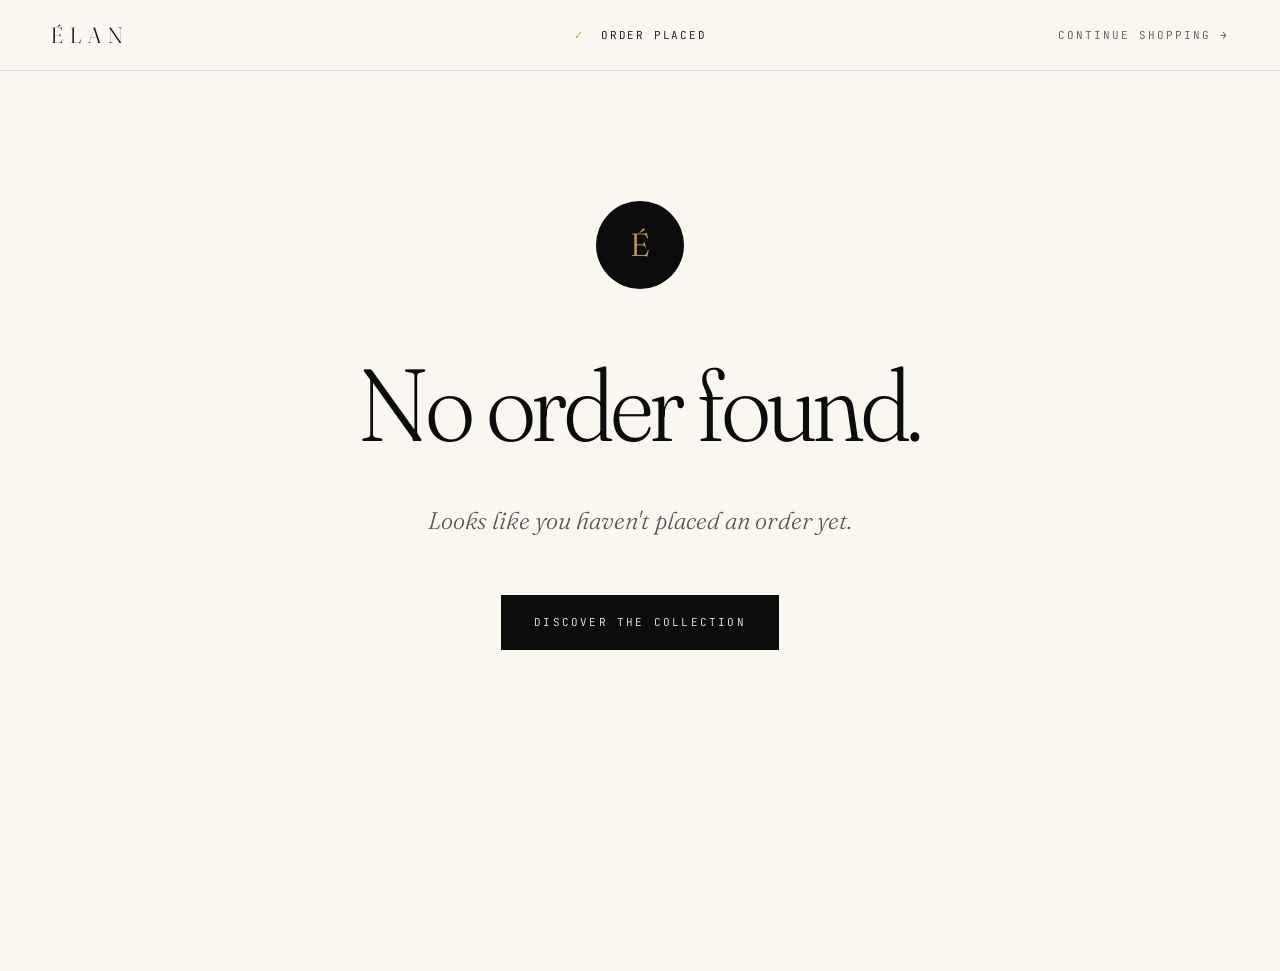
<file: success.html>
<!doctype html>
<html lang="en">
<head>
  <meta charset="UTF-8" />
  <meta name="viewport" content="width=device-width, initial-scale=1.0" />
  <title>Thank you — ÉLAN</title>
  <link rel="preconnect" href="https://fonts.googleapis.com">
  <link rel="preconnect" href="https://fonts.gstatic.com" crossorigin>
  <link href="https://fonts.googleapis.com/css2?family=Fraunces:opsz,wght@9..144,300;9..144,400;9..144,500&family=Inter:wght@300;400;500&family=JetBrains+Mono:wght@400&display=swap" rel="stylesheet">
  <link rel="stylesheet" href="css/style.css" />
  <link rel="stylesheet" href="css/checkout.css" />
  <style>
    .success {
      min-height: 100vh;
      padding: 130px var(--gutter) 80px;
      max-width: 900px;
      margin: 0 auto;
      text-align: center;
    }
    .success__seal {
      width: 88px;
      height: 88px;
      border-radius: 50%;
      background: var(--ink);
      color: var(--gold);
      display: inline-flex;
      align-items: center;
      justify-content: center;
      margin: 0 auto 36px;
      font-family: var(--font-display);
      font-size: 32px;
    }
    .success h1 {
      font-family: var(--font-display);
      font-size: clamp(48px, 8vw, 120px);
      font-weight: 300;
      letter-spacing: -0.025em;
      margin-bottom: 18px;
      font-variation-settings: 'opsz' 144, 'SOFT' 60;
    }
    .success__sub {
      font-family: var(--font-display);
      font-style: italic;
      font-size: clamp(18px, 2vw, 24px);
      color: var(--grey-2);
      margin-bottom: 56px;
      font-weight: 300;
    }
    .success__id {
      font-family: var(--font-mono);
      font-size: 11px;
      letter-spacing: 0.2em;
      text-transform: uppercase;
      color: var(--gold);
      margin-bottom: 56px;
    }
    .success__details {
      display: grid;
      grid-template-columns: 1fr 1fr;
      gap: 32px;
      text-align: left;
      padding: 32px;
      border: 1px solid var(--rule-dark);
      margin-bottom: 56px;
    }
    @media (max-width: 600px) { .success__details { grid-template-columns: 1fr; } }
    .success__details h3 {
      font-family: var(--font-mono);
      font-size: 10px;
      letter-spacing: 0.2em;
      text-transform: uppercase;
      color: var(--grey);
      margin-bottom: 10px;
    }
    .success__details p { font-size: 14px; line-height: 1.5; }
    .success__items {
      text-align: left;
      max-width: 720px;
      margin: 0 auto 56px;
    }
    .success-item {
      display: grid;
      grid-template-columns: 80px 1fr auto;
      gap: 18px;
      padding: 18px 0;
      border-bottom: 1px solid var(--rule-dark);
      align-items: center;
    }
    .success-item__img {
      aspect-ratio: 3/4;
      background-size: cover;
      background-position: center;
    }
    .success-item__name { font-family: var(--font-display); font-size: 18px; }
    .success-item__meta { font-family: var(--font-mono); font-size: 10px; letter-spacing: 0.16em; text-transform: uppercase; color: var(--grey); margin-top: 4px; }
    .success-item__price { font-family: var(--font-mono); font-size: 13px; }
    .success__cta { display: flex; gap: 12px; justify-content: center; }
    @media (max-width: 500px) { .success__cta { flex-direction: column; } }
    .success__totals {
      max-width: 320px;
      margin: 0 auto 56px;
      text-align: left;
    }
    .success__totals .summary-row { padding: 4px 0; }
  </style>
</head>
<body class="theme-light">

  <nav class="nav-checkout">
    <a href="index.html" class="nav-checkout__brand">ÉLAN</a>
    <div class="nav-checkout__steps">
      <span class="nav-checkout__step is-active"><i>✓</i> Order placed</span>
    </div>
    <a href="shop.html" class="nav-checkout__back">Continue Shopping →</a>
  </nav>

  <main class="success" id="success"></main>

  <script src="js/data.js"></script>
  <script>
    (function () {
      const order = JSON.parse(localStorage.getItem('elan_last_order') || 'null');
      const root = document.getElementById('success');
      if (!order) {
        root.innerHTML = `
          <div class="success__seal">É</div>
          <h1>No order found.</h1>
          <p class="success__sub">Looks like you haven't placed an order yet.</p>
          <a href="shop.html" class="btn btn--ink"><span>Discover the Collection</span></a>`;
        return;
      }
      root.innerHTML = `
        <div class="success__seal">É</div>
        <p class="eyebrow" style="margin-bottom: 20px; color: var(--gold);">Order Confirmed</p>
        <h1>Thank you, ${order.name.split(' ')[0]}.</h1>
        <p class="success__sub">Your pieces are with the atelier. A confirmation has been sent to ${order.email}.</p>
        <div class="success__id">Order Reference · ${order.id}</div>

        <div class="success__details">
          <div>
            <h3>Shipping To</h3>
            <p>${order.name}<br>${order.address}<br>${order.city}, ${order.zip}<br>${order.country}</p>
          </div>
          <div>
            <h3>Method</h3>
            <p>${order.shipping === 'standard' ? 'Standard · 5–7 business days' : order.shipping === 'express' ? 'Express · 2–3 business days' : 'Atelier Pickup · Paris'}<br><br>
            <span style="font-family: var(--font-mono); font-size: 10px; letter-spacing: 0.18em; text-transform: uppercase; color: var(--grey);">Payment · ${order.payment.toUpperCase()}</span></p>
          </div>
        </div>

        <div class="success__items">
          ${order.items.map(it => {
            const p = window.PRODUCTS.find(x => x.id === it.id);
            return `
              <div class="success-item">
                <div class="success-item__img" style="background-image:url('${p?.images[0] || ''}')"></div>
                <div>
                  <div class="success-item__name">${it.name}</div>
                  <div class="success-item__meta">${it.color} · Size ${it.size} · Qty ${it.qty}</div>
                </div>
                <div class="success-item__price">${'$' + (it.price * it.qty).toLocaleString()}</div>
              </div>`;
          }).join('')}
        </div>

        <div class="success__totals">
          <div class="summary-row"><span>Subtotal</span><span>${'$' + order.subtotal.toLocaleString()}</span></div>
          <div class="summary-row"><span>Shipping</span><span>${order.shippingFee === 0 ? 'Free' : '$' + order.shippingFee}</span></div>
          <div class="summary-row"><span>Tax</span><span>${'$' + order.tax.toLocaleString()}</span></div>
          <div class="summary-row summary-row--total"><span>Total</span><span>${'$' + order.total.toLocaleString()}</span></div>
        </div>

        <div class="success__cta">
          <a href="shop.html" class="btn btn--ink"><span>Continue Shopping</span></a>
          <a href="index.html" class="btn"><span>Return Home</span></a>
        </div>`;
    })();
  </script>
</body>
</html>
</file>
<file: css/style.css>
/* ÉLAN — Design System
   ======================================================== */

:root {
  --ink: #0c0c0c;
  --ink-soft: #1a1a1a;
  --bone: #f5f1ea;
  --bone-soft: #ebe6dd;
  --cream: #faf7f1;
  --gold: #c19a5b;
  --gold-soft: #d9b787;
  --wine: #6b2737;
  --rule: rgba(245, 241, 234, 0.12);
  --rule-dark: rgba(12, 12, 12, 0.12);
  --grey: #8a857e;
  --grey-2: #5a5650;

  --font-display: 'Fraunces', 'Cormorant Garamond', 'Times New Roman', serif;
  --font-sans: 'Inter', -apple-system, BlinkMacSystemFont, sans-serif;
  --font-mono: 'JetBrains Mono', 'Courier New', monospace;

  --max: 1600px;
  --gutter: clamp(20px, 4vw, 56px);
  --ease-out: cubic-bezier(0.22, 1, 0.36, 1);
  --ease-in-out: cubic-bezier(0.65, 0, 0.35, 1);
}

* {
  margin: 0;
  padding: 0;
  box-sizing: border-box;
}

html {
  -webkit-font-smoothing: antialiased;
  -moz-osx-font-smoothing: grayscale;
  scroll-behavior: auto;
}

body {
  font-family: var(--font-sans);
  font-size: 15px;
  line-height: 1.55;
  color: var(--bone);
  background: var(--ink);
  overflow-x: hidden;
  font-weight: 300;
  letter-spacing: 0.005em;
}

body.theme-light {
  background: var(--cream);
  color: var(--ink);
}

a {
  color: inherit;
  text-decoration: none;
}

img, video {
  max-width: 100%;
  display: block;
}

button {
  font: inherit;
  background: none;
  border: none;
  color: inherit;
  cursor: pointer;
}

input, select, textarea {
  font: inherit;
}

::selection {
  background: var(--gold);
  color: var(--ink);
}

/* Lenis ============================================== */
html.lenis,
html.lenis body { height: auto; }
.lenis.lenis-smooth { scroll-behavior: auto !important; }
.lenis.lenis-smooth [data-lenis-prevent] { overscroll-behavior: contain; }
.lenis.lenis-stopped { overflow: clip; }

/* Typography ========================================= */
.display {
  font-family: var(--font-display);
  font-weight: 300;
  font-style: normal;
  font-variation-settings: 'opsz' 144, 'SOFT' 30;
  letter-spacing: -0.02em;
  line-height: 0.95;
}

.eyebrow {
  font-family: var(--font-mono);
  font-size: 11px;
  letter-spacing: 0.18em;
  text-transform: uppercase;
  font-weight: 400;
  color: var(--grey);
}

.eyebrow--light {
  color: rgba(245, 241, 234, 0.55);
}

.divider {
  height: 1px;
  background: var(--rule);
  width: 100%;
}

.theme-light .divider { background: var(--rule-dark); }

/* Navigation ========================================= */
.nav {
  position: fixed;
  top: 0;
  left: 0;
  right: 0;
  z-index: 100;
  padding: 22px var(--gutter);
  display: grid;
  grid-template-columns: 1fr auto 1fr;
  align-items: center;
  pointer-events: none;
  transition: backdrop-filter 0.4s, background-color 0.4s;
  mix-blend-mode: difference;
  color: var(--bone);
}

.nav.is-solid {
  mix-blend-mode: normal;
  background: rgba(12, 12, 12, 0.78);
  backdrop-filter: blur(18px);
  -webkit-backdrop-filter: blur(18px);
}

.theme-light .nav.is-solid {
  background: rgba(250, 247, 241, 0.85);
  color: var(--ink);
}

.nav > * { pointer-events: auto; }

.nav__left, .nav__right {
  display: flex;
  align-items: center;
  gap: 28px;
  font-family: var(--font-mono);
  font-size: 11px;
  letter-spacing: 0.16em;
  text-transform: uppercase;
}

.nav__right { justify-content: flex-end; }

.nav__brand {
  font-family: var(--font-display);
  font-weight: 400;
  font-size: 22px;
  letter-spacing: 0.32em;
  text-align: center;
  font-feature-settings: 'lnum';
  font-variation-settings: 'opsz' 144;
}

.nav a {
  position: relative;
  transition: opacity 0.3s;
}
.nav a:hover { opacity: 0.6; }

.nav__cart {
  display: inline-flex;
  align-items: center;
  gap: 8px;
}
[data-cart-count] {
  display: inline-flex;
  min-width: 20px;
  height: 20px;
  padding: 0 6px;
  border-radius: 999px;
  background: var(--gold);
  color: var(--ink);
  font-size: 10px;
  align-items: center;
  justify-content: center;
  font-weight: 500;
  letter-spacing: 0;
  transition: transform 0.3s var(--ease-out);
}
[data-cart-count].is-empty {
  background: rgba(245, 241, 234, 0.12);
  color: rgba(245, 241, 234, 0.4);
}
.theme-light [data-cart-count].is-empty {
  background: rgba(12, 12, 12, 0.08);
  color: rgba(12, 12, 12, 0.35);
}
[data-cart-count].flash {
  animation: cart-pop 0.5s var(--ease-out);
}
@keyframes cart-pop {
  0% { transform: scale(1); }
  40% { transform: scale(1.6); }
  100% { transform: scale(1); }
}

/* Buttons ============================================ */
.btn {
  display: inline-flex;
  align-items: center;
  justify-content: center;
  gap: 10px;
  padding: 18px 32px;
  font-family: var(--font-mono);
  font-size: 11px;
  letter-spacing: 0.2em;
  text-transform: uppercase;
  border: 1px solid currentColor;
  background: transparent;
  color: inherit;
  transition: all 0.4s var(--ease-out);
  cursor: pointer;
  border-radius: 0;
  position: relative;
  overflow: hidden;
}

.btn::before {
  content: '';
  position: absolute;
  inset: 0;
  background: var(--bone);
  transform: translateY(101%);
  transition: transform 0.5s var(--ease-out);
  z-index: 0;
}

.btn > * { position: relative; z-index: 1; }
.btn span { position: relative; z-index: 1; }

.btn:hover { color: var(--ink); }
.btn:hover::before { transform: translateY(0); }

.btn--solid {
  background: var(--bone);
  color: var(--ink);
  border-color: var(--bone);
}
.btn--solid::before { background: var(--ink); }
.btn--solid:hover { color: var(--bone); }

.btn--gold {
  background: var(--gold);
  color: var(--ink);
  border-color: var(--gold);
}
.btn--gold::before { background: var(--ink); }
.btn--gold:hover { color: var(--bone); }

.btn--ink {
  background: var(--ink);
  color: var(--bone);
  border-color: var(--ink);
}
.btn--ink::before { background: var(--gold); }
.btn--ink:hover { color: var(--ink); }

.btn--lg { padding: 22px 48px; font-size: 12px; }

/* Section padding ==================================== */
.section {
  padding: clamp(80px, 12vh, 160px) var(--gutter);
  position: relative;
}

.section--tight { padding: clamp(40px, 6vh, 80px) var(--gutter); }
.section--bone { background: var(--cream); color: var(--ink); }
.section--ink { background: var(--ink); color: var(--bone); }

/* Footer ============================================= */
.footer {
  background: var(--ink);
  color: var(--bone);
  padding: 80px var(--gutter) 32px;
  border-top: 1px solid var(--rule);
}

.footer__grid {
  display: grid;
  grid-template-columns: 2fr 1fr 1fr 1fr 1.2fr;
  gap: 40px;
  max-width: var(--max);
  margin: 0 auto;
}

@media (max-width: 900px) {
  .footer__grid {
    grid-template-columns: 1fr 1fr;
    gap: 40px 24px;
  }
}

.footer__brand {
  font-family: var(--font-display);
  font-size: 32px;
  letter-spacing: 0.32em;
  margin-bottom: 16px;
  font-variation-settings: 'opsz' 144;
}

.footer__tagline {
  font-size: 13px;
  color: rgba(245, 241, 234, 0.6);
  max-width: 280px;
  line-height: 1.6;
}

.footer h4 {
  font-family: var(--font-mono);
  font-size: 11px;
  letter-spacing: 0.18em;
  text-transform: uppercase;
  margin-bottom: 18px;
  font-weight: 400;
  color: var(--gold-soft);
}

.footer ul { list-style: none; }
.footer ul li { margin-bottom: 8px; font-size: 13px; }
.footer ul li a:hover { color: var(--gold); }

.footer__bottom {
  border-top: 1px solid var(--rule);
  margin-top: 64px;
  padding-top: 24px;
  display: flex;
  justify-content: space-between;
  font-family: var(--font-mono);
  font-size: 10px;
  letter-spacing: 0.18em;
  text-transform: uppercase;
  color: rgba(245, 241, 234, 0.45);
  max-width: var(--max);
  margin-left: auto;
  margin-right: auto;
}

.footer__bottom a:hover { color: var(--gold); }

.newsletter {
  display: flex;
  border-bottom: 1px solid var(--rule);
  padding-bottom: 6px;
  align-items: center;
}

.newsletter input {
  flex: 1;
  background: transparent;
  border: none;
  color: var(--bone);
  padding: 8px 0;
  font-size: 13px;
  outline: none;
}

.newsletter input::placeholder { color: rgba(245, 241, 234, 0.4); }

.newsletter button {
  font-family: var(--font-mono);
  font-size: 10px;
  letter-spacing: 0.2em;
  text-transform: uppercase;
  color: var(--gold);
  padding: 4px 0;
  transition: opacity 0.3s;
}
.newsletter button:hover { opacity: 0.7; }

/* Cart drawer ======================================== */
.cart-drawer {
  position: fixed;
  top: 0;
  right: 0;
  bottom: 0;
  width: min(440px, 100vw);
  background: var(--cream);
  color: var(--ink);
  z-index: 200;
  transform: translateX(100%);
  transition: transform 0.7s var(--ease-out);
  display: flex;
  flex-direction: column;
}

.cart-drawer.is-open { transform: translateX(0); }

.cart-overlay {
  position: fixed;
  inset: 0;
  background: rgba(12, 12, 12, 0.5);
  z-index: 199;
  opacity: 0;
  pointer-events: none;
  transition: opacity 0.5s;
}

.cart-overlay.is-open { opacity: 1; pointer-events: auto; }

.cart-drawer__head {
  padding: 28px 28px 18px;
  display: flex;
  justify-content: space-between;
  align-items: center;
  border-bottom: 1px solid var(--rule-dark);
}

.cart-drawer__title {
  font-family: var(--font-mono);
  font-size: 11px;
  letter-spacing: 0.2em;
  text-transform: uppercase;
}

.cart-drawer__close {
  font-size: 22px;
  line-height: 1;
}

.cart-drawer__body {
  flex: 1;
  overflow-y: auto;
  padding: 16px 28px;
}

.cart-drawer__empty {
  display: flex;
  flex-direction: column;
  align-items: center;
  justify-content: center;
  height: 100%;
  text-align: center;
  gap: 24px;
  font-family: var(--font-display);
  font-size: 22px;
}

.cart-line {
  display: grid;
  grid-template-columns: 88px 1fr auto;
  gap: 18px;
  padding: 18px 0;
  border-bottom: 1px solid var(--rule-dark);
  align-items: start;
}

.cart-line__img {
  aspect-ratio: 3/4;
  background: #ddd;
  background-size: cover;
  background-position: center;
}

.cart-line__name { font-family: var(--font-display); font-size: 18px; line-height: 1.1; margin-bottom: 4px; }
.cart-line__meta { font-family: var(--font-mono); font-size: 10px; letter-spacing: 0.16em; text-transform: uppercase; color: var(--grey-2); }
.cart-line__qty { display: flex; align-items: center; gap: 12px; margin-top: 12px; font-family: var(--font-mono); font-size: 11px; }
.cart-line__qty button { width: 22px; height: 22px; border: 1px solid var(--ink); display: inline-flex; align-items: center; justify-content: center; font-size: 14px; transition: all 0.3s; }
.cart-line__qty button:hover { background: var(--ink); color: var(--cream); }
.cart-line__price { font-family: var(--font-mono); font-size: 12px; }
.cart-line__remove { font-family: var(--font-mono); font-size: 10px; letter-spacing: 0.16em; text-transform: uppercase; color: var(--grey); margin-top: 8px; transition: color 0.3s; }
.cart-line__remove:hover { color: var(--wine); }

.cart-drawer__foot {
  padding: 22px 28px;
  border-top: 1px solid var(--rule-dark);
}

.cart-drawer__total {
  display: flex;
  justify-content: space-between;
  font-family: var(--font-mono);
  font-size: 12px;
  letter-spacing: 0.16em;
  text-transform: uppercase;
  margin-bottom: 16px;
}

.cart-drawer__foot .btn {
  width: 100%;
  margin-bottom: 10px;
}

/* Marquee ============================================ */
.marquee {
  overflow: hidden;
  border-block: 1px solid;
  border-color: inherit;
  white-space: nowrap;
  padding: 14px 0;
  font-family: var(--font-mono);
  font-size: 11px;
  letter-spacing: 0.22em;
  text-transform: uppercase;
}

.marquee__track {
  display: inline-flex;
  gap: 56px;
  animation: marquee 32s linear infinite;
  padding-right: 56px;
}

.marquee__track span { display: inline-flex; align-items: center; gap: 56px; }
.marquee__track .dot { width: 4px; height: 4px; border-radius: 50%; background: currentColor; display: inline-block; }

@keyframes marquee {
  to { transform: translateX(-50%); }
}

/* Reveal animation =================================== */
.reveal {
  opacity: 0;
  transform: translateY(40px);
  transition: opacity 1.2s var(--ease-out), transform 1.2s var(--ease-out);
}
.reveal.is-in { opacity: 1; transform: none; }

.split-line { display: inline-block; overflow: hidden; vertical-align: bottom; }
.split-line__inner { display: inline-block; transform: translateY(105%); transition: transform 1s var(--ease-out); }
.split-line.is-in .split-line__inner { transform: translateY(0); }

/* Form ============================================= */
.field {
  display: flex;
  flex-direction: column;
  gap: 6px;
}

.field label {
  font-family: var(--font-mono);
  font-size: 10px;
  letter-spacing: 0.18em;
  text-transform: uppercase;
  color: var(--grey-2);
}

.field input, .field select, .field textarea {
  background: transparent;
  border: none;
  border-bottom: 1px solid var(--rule-dark);
  padding: 8px 0;
  font-size: 15px;
  color: inherit;
  outline: none;
  transition: border-color 0.3s;
  border-radius: 0;
}
.field input:focus, .field select:focus, .field textarea:focus {
  border-bottom-color: var(--ink);
}

.theme-dark .field input, .theme-dark .field select { border-bottom-color: var(--rule); }
.theme-dark .field input:focus { border-bottom-color: var(--bone); }

.field-grid { display: grid; gap: 22px; }
.field-grid--2 { grid-template-columns: 1fr 1fr; }
.field-grid--3 { grid-template-columns: 2fr 1fr 1fr; }

@media (max-width: 600px) {
  .field-grid--2, .field-grid--3 { grid-template-columns: 1fr; }
}

/* Cursor ============================================== */
.cursor {
  position: fixed;
  top: 0;
  left: 0;
  width: 12px;
  height: 12px;
  background: var(--gold);
  border-radius: 50%;
  pointer-events: none;
  z-index: 9999;
  mix-blend-mode: difference;
  transform: translate(-50%, -50%);
  transition: width 0.3s var(--ease-out), height 0.3s var(--ease-out);
  display: none;
}

@media (hover: hover) and (pointer: fine) {
  .cursor { display: block; }
}

.cursor.is-hover {
  width: 56px;
  height: 56px;
  background: rgba(193, 154, 91, 0.4);
}

/* Loader ============================================== */
.loader {
  position: fixed;
  inset: 0;
  background: var(--ink);
  z-index: 9998;
  display: flex;
  align-items: center;
  justify-content: center;
  flex-direction: column;
  gap: 24px;
  transition: opacity 1s, visibility 1s;
}
.loader.is-hidden { opacity: 0; visibility: hidden; pointer-events: none; }

.loader__brand {
  font-family: var(--font-display);
  font-size: clamp(48px, 8vw, 96px);
  letter-spacing: 0.4em;
  color: var(--bone);
  font-variation-settings: 'opsz' 144;
  overflow: hidden;
}

.loader__brand span {
  display: inline-block;
  transform: translateY(102%);
  animation: loaderRise 1s 0.2s var(--ease-out) forwards;
}

@keyframes loaderRise { to { transform: translateY(0); } }

.loader__bar {
  width: 240px;
  height: 1px;
  background: rgba(245, 241, 234, 0.15);
  position: relative;
  overflow: hidden;
}
.loader__bar::after {
  content: '';
  position: absolute;
  inset: 0;
  background: var(--gold);
  transform: scaleX(0);
  transform-origin: left;
  animation: loaderFill 1.4s 0.4s var(--ease-out) forwards;
}
@keyframes loaderFill { to { transform: scaleX(1); } }

/* Utility ============================================== */
.text-center { text-align: center; }
.uppercase { text-transform: uppercase; letter-spacing: 0.16em; }
.mono { font-family: var(--font-mono); }
.serif { font-family: var(--font-display); }

/* Container ============================================ */
.container {
  max-width: var(--max);
  margin: 0 auto;
  width: 100%;
}

/* Product Card (shared) =============================== */
.product-card {
  position: relative;
  display: block;
  cursor: pointer;
  color: inherit;
}

.product-card__media {
  position: relative;
  aspect-ratio: 3/4;
  overflow: hidden;
  background: #d8d4cd;
}

.product-card__img {
  position: absolute;
  inset: 0;
  background-size: cover;
  background-position: center;
  background-repeat: no-repeat;
  transition: opacity 0.6s var(--ease-out), transform 1.2s var(--ease-out);
}

.product-card__img--alt { opacity: 0; }

.product-card:hover .product-card__img--main {
  opacity: 0;
  transform: scale(1.04);
}
.product-card:hover .product-card__img--alt {
  opacity: 1;
  transform: scale(1.04);
}

.product-card__badge {
  position: absolute;
  top: 14px;
  left: 14px;
  background: var(--ink);
  color: var(--bone);
  font-family: var(--font-mono);
  font-size: 9px;
  letter-spacing: 0.18em;
  text-transform: uppercase;
  padding: 6px 10px;
  z-index: 2;
}

.product-card__quick {
  position: absolute;
  bottom: 14px;
  left: 50%;
  transform: translate(-50%, 100%);
  background: var(--ink);
  color: var(--bone);
  font-family: var(--font-mono);
  font-size: 10px;
  letter-spacing: 0.2em;
  text-transform: uppercase;
  padding: 12px 20px;
  opacity: 0;
  transition: all 0.5s var(--ease-out);
  z-index: 2;
  white-space: nowrap;
}

.product-card:hover .product-card__quick {
  opacity: 1;
  transform: translate(-50%, -14px);
}

.product-card__info {
  display: flex;
  justify-content: space-between;
  align-items: baseline;
  margin-top: 16px;
  gap: 16px;
}

.product-card__name {
  font-family: var(--font-display);
  font-size: 19px;
  letter-spacing: -0.01em;
  font-weight: 400;
  font-variation-settings: 'opsz' 144;
}

.product-card__cat {
  font-family: var(--font-mono);
  font-size: 10px;
  letter-spacing: 0.18em;
  text-transform: uppercase;
  color: var(--grey);
  margin-top: 2px;
}

.product-card__price {
  font-family: var(--font-mono);
  font-size: 13px;
  white-space: nowrap;
}

/* Responsive nav =================================== */
@media (max-width: 900px) {
  .nav { padding: 16px var(--gutter); }
  .nav__left, .nav__right { gap: 14px; font-size: 10px; }
  .nav__brand { font-size: 18px; letter-spacing: 0.28em; }
  .nav__left a:nth-child(2), .nav__right a:nth-child(1), .nav__right a:nth-child(2) { display: none; }
}

@media (max-width: 600px) {
  .nav__left a:nth-child(3) { display: none; }
}
</file>
<file: css/checkout.css>
/* CHECKOUT ============================================ */

.nav-checkout {
  position: sticky;
  top: 0;
  z-index: 50;
  background: var(--cream);
  border-bottom: 1px solid var(--rule-dark);
  display: grid;
  grid-template-columns: 1fr auto 1fr;
  align-items: center;
  padding: 18px var(--gutter);
  gap: 24px;
}

.nav-checkout__brand {
  font-family: var(--font-display);
  font-size: 22px;
  letter-spacing: 0.32em;
  font-variation-settings: 'opsz' 144;
}

.nav-checkout__steps {
  display: flex;
  gap: 28px;
  font-family: var(--font-mono);
  font-size: 11px;
  letter-spacing: 0.16em;
  text-transform: uppercase;
  color: var(--grey);
}
.nav-checkout__step.is-active { color: var(--ink); }
.nav-checkout__step i {
  font-style: normal;
  color: var(--gold);
  margin-right: 8px;
}

.nav-checkout__back {
  font-family: var(--font-mono);
  font-size: 11px;
  letter-spacing: 0.18em;
  text-transform: uppercase;
  color: var(--grey-2);
  text-align: right;
  transition: color 0.3s;
}
.nav-checkout__back:hover { color: var(--ink); }

@media (max-width: 800px) {
  .nav-checkout { grid-template-columns: 1fr 1fr; }
  .nav-checkout__steps { display: none; }
}

.checkout {
  display: grid;
  grid-template-columns: 1.4fr 1fr;
  min-height: calc(100vh - 70px);
  max-width: 1400px;
  margin: 0 auto;
}

@media (max-width: 900px) {
  .checkout { grid-template-columns: 1fr; }
  .checkout__col--summary { order: -1; border-bottom: 1px solid var(--rule-dark); padding-block: 24px; }
}

.checkout__col {
  padding: 56px clamp(24px, 4vw, 64px);
}

.checkout__col--form {
  border-right: 1px solid var(--rule-dark);
}

.checkout__col--summary {
  background: var(--bone-soft);
  position: relative;
}

.checkout-form { max-width: 580px; }

.checkout-section {
  padding-bottom: 36px;
  margin-bottom: 36px;
  border-bottom: 1px solid var(--rule-dark);
}

.checkout-section h2 {
  font-family: var(--font-display);
  font-size: 26px;
  font-weight: 400;
  margin-bottom: 22px;
  letter-spacing: -0.01em;
}

.checkout-sub {
  font-family: var(--font-mono);
  font-size: 11px;
  letter-spacing: 0.18em;
  text-transform: uppercase;
  color: var(--grey-2);
  margin: -8px 0 18px;
}

.checkbox {
  display: flex;
  align-items: center;
  gap: 12px;
  cursor: pointer;
  font-size: 13px;
  margin-top: 10px;
  user-select: none;
}

.checkbox input {
  appearance: none;
  width: 18px;
  height: 18px;
  border: 1px solid var(--ink);
  background: transparent;
  cursor: pointer;
  display: inline-flex;
  align-items: center;
  justify-content: center;
  margin: 0;
}
.checkbox input:checked {
  background: var(--ink);
}
.checkbox input:checked::after {
  content: '✓';
  color: var(--cream);
  font-size: 12px;
  line-height: 1;
}

/* Shipping options */
.ship-options { display: flex; flex-direction: column; gap: 12px; }

.ship-option {
  display: grid;
  grid-template-columns: auto 1fr auto;
  gap: 18px;
  padding: 18px 22px;
  border: 1px solid var(--rule-dark);
  align-items: center;
  cursor: pointer;
  transition: border-color 0.3s, background 0.3s;
}
.ship-option:has(input:checked) {
  border-color: var(--ink);
  background: rgba(12, 12, 12, 0.03);
}

.ship-option input {
  appearance: none;
  width: 16px;
  height: 16px;
  border: 1px solid var(--ink);
  border-radius: 50%;
  cursor: pointer;
  position: relative;
  margin: 0;
}
.ship-option input:checked::after {
  content: '';
  position: absolute;
  inset: 3px;
  background: var(--ink);
  border-radius: 50%;
}

.ship-option__body { display: flex; flex-direction: column; gap: 4px; }
.ship-option__name { font-family: var(--font-display); font-size: 17px; font-weight: 400; }
.ship-option__sub {
  font-family: var(--font-mono);
  font-size: 10px;
  letter-spacing: 0.16em;
  text-transform: uppercase;
  color: var(--grey-2);
}
.ship-option__price {
  font-family: var(--font-mono);
  font-size: 13px;
}

/* Payment tabs */
.pay-tabs {
  display: flex;
  gap: 8px;
  margin-bottom: 24px;
  flex-wrap: wrap;
}
.pay-tab {
  padding: 12px 18px;
  border: 1px solid var(--rule-dark);
  font-family: var(--font-mono);
  font-size: 10px;
  letter-spacing: 0.16em;
  text-transform: uppercase;
  background: transparent;
  cursor: pointer;
  transition: all 0.3s;
  color: var(--ink);
}
.pay-tab:hover { border-color: var(--ink); }
.pay-tab.is-active { background: var(--ink); color: var(--cream); border-color: var(--ink); }

.pay-card { display: flex; flex-direction: column; gap: 22px; }

.card-input {
  display: flex;
  align-items: center;
  border-bottom: 1px solid var(--rule-dark);
}
.card-input input {
  flex: 1;
  border-bottom: none !important;
}
.card-brand {
  font-family: var(--font-mono);
  font-size: 12px;
  color: var(--grey-2);
  padding: 0 8px;
  min-width: 56px;
  text-align: right;
}

.pay-other {
  padding: 28px;
  text-align: center;
  border: 1px dashed var(--rule-dark);
  font-size: 14px;
  color: var(--grey-2);
}

.pay-trust {
  display: flex;
  gap: 16px;
  margin-top: 22px;
  font-size: 10px;
  letter-spacing: 0.18em;
  text-transform: uppercase;
  color: var(--grey-2);
}
.pay-trust span::before { content: '✓ '; color: var(--gold); }

.checkout-submit {
  width: 100%;
  margin-top: 16px;
}

.checkout-fine {
  font-family: var(--font-mono);
  font-size: 10px;
  letter-spacing: 0.16em;
  text-transform: uppercase;
  color: var(--grey-2);
  text-align: center;
  margin-top: 18px;
}
.checkout-fine a { border-bottom: 1px solid currentColor; padding-bottom: 1px; }
.checkout-fine a:hover { color: var(--ink); }

/* Summary */
.checkout-summary {
  position: sticky;
  top: 90px;
  max-width: 460px;
}

.checkout-summary h3 {
  font-family: var(--font-display);
  font-size: 24px;
  font-weight: 400;
  margin-bottom: 22px;
  letter-spacing: -0.01em;
}

.summary-list {
  display: flex;
  flex-direction: column;
  gap: 14px;
  margin-bottom: 24px;
}

.summary-line {
  display: grid;
  grid-template-columns: 64px 1fr auto;
  gap: 16px;
  align-items: start;
}

.summary-line__img {
  aspect-ratio: 3/4;
  background-size: cover;
  background-position: center;
  position: relative;
  background-color: #ddd;
}

.summary-line__qty {
  position: absolute;
  top: -8px;
  right: -8px;
  background: var(--ink);
  color: var(--cream);
  width: 22px;
  height: 22px;
  border-radius: 50%;
  font-family: var(--font-mono);
  font-size: 10px;
  display: flex;
  align-items: center;
  justify-content: center;
}

.summary-line__name { font-family: var(--font-display); font-size: 15px; line-height: 1.2; }
.summary-line__meta { font-family: var(--font-mono); font-size: 9px; letter-spacing: 0.16em; text-transform: uppercase; color: var(--grey); margin-top: 4px; }
.summary-line__price { font-family: var(--font-mono); font-size: 12px; white-space: nowrap; }

.summary-totals {
  border-top: 1px solid var(--rule-dark);
  padding-top: 18px;
  display: flex;
  flex-direction: column;
  gap: 10px;
}

.summary-row {
  display: flex;
  justify-content: space-between;
  font-size: 13px;
}

.summary-row--total {
  font-family: var(--font-display);
  font-size: 22px;
  border-top: 1px solid var(--rule-dark);
  padding-top: 14px;
  margin-top: 6px;
}

.summary-promo {
  display: flex;
  margin-top: 18px;
  border: 1px solid var(--rule-dark);
}
.summary-promo input {
  flex: 1;
  border: none;
  padding: 10px 14px;
  background: transparent;
  font-size: 13px;
  outline: none;
  color: var(--ink);
}
.summary-promo button {
  padding: 0 16px;
  background: transparent;
  font-family: var(--font-mono);
  font-size: 10px;
  letter-spacing: 0.18em;
  text-transform: uppercase;
  border-left: 1px solid var(--rule-dark);
}

/* Processing */
.processing {
  position: fixed;
  inset: 0;
  background: rgba(250, 247, 241, 0.97);
  backdrop-filter: blur(20px);
  z-index: 500;
  display: none;
  flex-direction: column;
  align-items: center;
  justify-content: center;
  gap: 28px;
}
.processing.is-on { display: flex; }

.processing__logo {
  font-family: var(--font-display);
  font-size: 64px;
  letter-spacing: 0.32em;
  font-variation-settings: 'opsz' 144;
  color: var(--ink);
}

.processing__spinner {
  width: 1px;
  height: 64px;
  background: linear-gradient(to bottom, var(--ink), transparent);
  animation: spin 1.6s linear infinite;
  transform-origin: top center;
}

@keyframes spin {
  to { transform: rotate(360deg); }
}

.processing__text {
  font-family: var(--font-mono);
  font-size: 11px;
  letter-spacing: 0.2em;
  text-transform: uppercase;
  color: var(--grey-2);
}

/* Form input refinements for checkout */
.field input, .field select {
  padding: 10px 0;
  font-size: 16px;
}
.field input:focus, .field select:focus {
  border-bottom-color: var(--ink);
}

.field input.is-error {
  border-bottom-color: var(--wine);
}
</file>
